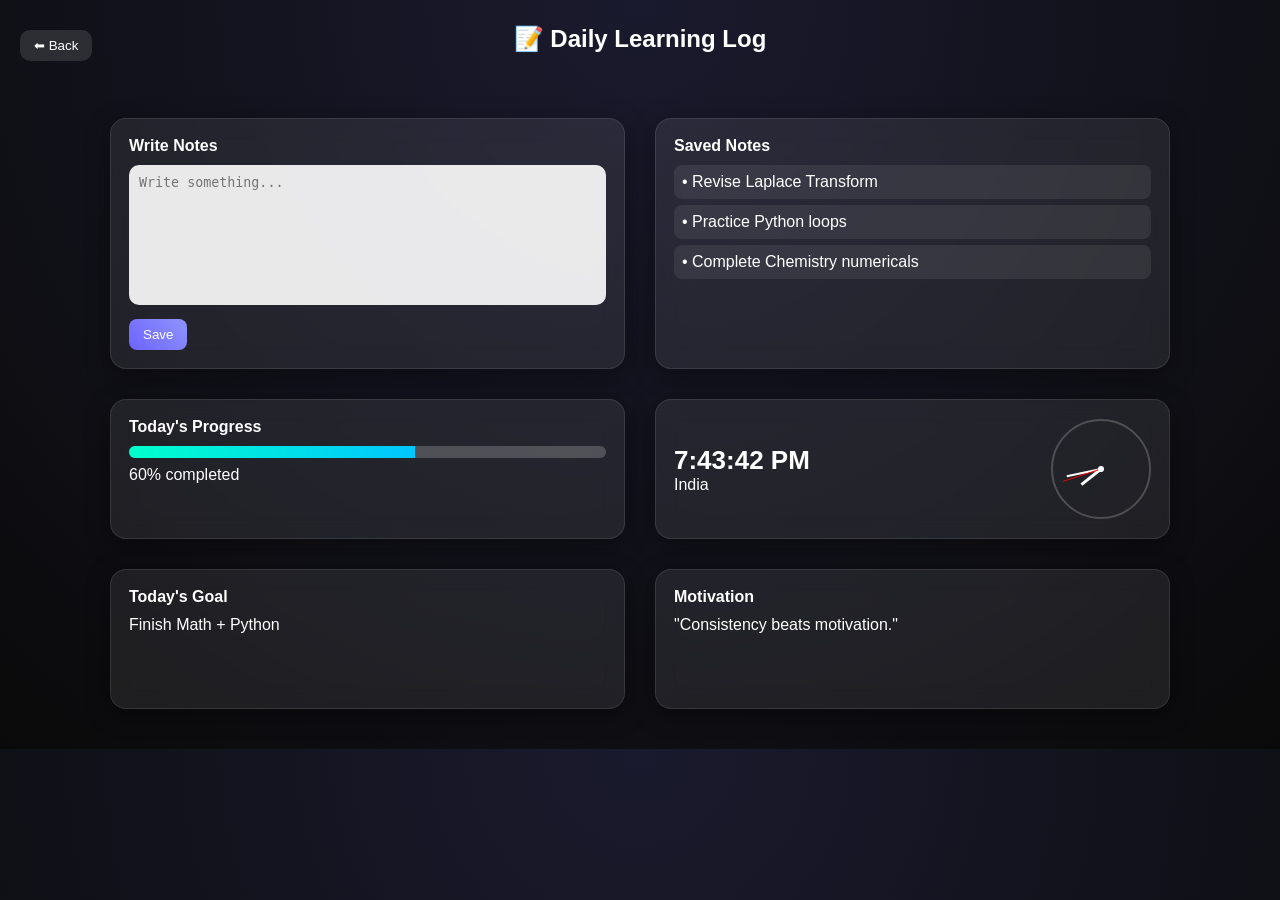
<file: notes.html>
<!DOCTYPE html>
<html>
<head>
  <title>Notes</title>

  <style>
    * {
      margin: 0;
      padding: 0;
      box-sizing: border-box;
    }

    body {
      font-family: "Segoe UI", sans-serif;
      background: radial-gradient(circle at top, #1a1a2e, #0a0a0a);
      color: white;
    }

    /* 🌠 stars */
    body::before {
      content: "";
      position: fixed;
      width: 200%;
      height: 200%;
      background: url("https://www.transparenttextures.com/patterns/stardust.png");
      animation: move 120s linear infinite;
      opacity: 0.5;
      z-index: -1;
    }

    @keyframes move {
      from { transform: translateY(0); }
      to { transform: translateY(-1000px); }
    }

    /* 🔙 BACK BUTTON */
    .back-btn {
      position: fixed;
      top: 20px;
      left: 20px;
      padding: 8px 14px;
      border-radius: 10px;
      border: none;
      background: rgba(255,255,255,0.12);
      backdrop-filter: blur(10px);
      color: white;
      cursor: pointer;
      transition: 0.2s;
      z-index: 10;
    }

    .back-btn:hover {
      background: rgba(255,255,255,0.3);
    }

    h1 {
      text-align: center;
      padding: 25px;
      font-size: 24px;
    }

    /* 🔥 LAYOUT */
    .container {
      display: grid;
      grid-template-columns: repeat(2, 1fr);
      gap: 30px;
      max-width: 1100px;
      margin: auto;
      padding: 40px 20px;
    }

    @media (max-width: 768px) {
      .container {
        grid-template-columns: 1fr;
      }
    }

    /* 💎 CARD */
    .card {
      background: rgba(255,255,255,0.08);
      border-radius: 16px;
      padding: 18px;
      backdrop-filter: blur(12px);
      border: 1px solid rgba(255,255,255,0.1);
      box-shadow: 0 6px 25px rgba(0,0,0,0.4);
      min-height: 140px;
      transition: 0.3s;
    }

    .card:hover {
      transform: translateY(-6px);
    }

    .card h3 {
      margin-bottom: 10px;
      font-size: 16px;
    }

    textarea {
      width: 100%;
      height: 140px;
      border-radius: 10px;
      padding: 10px;
      border: none;
      outline: none;
      resize: none;
      background: rgba(255,255,255,0.9);
      color: black;
    }

    button {
      margin-top: 10px;
      padding: 8px 14px;
      border: none;
      border-radius: 8px;
      cursor: pointer;
      background: linear-gradient(45deg, #6c63ff, #8f94fb);
      color: white;
    }

    .note-list div {
      padding: 8px;
      margin-bottom: 6px;
      background: rgba(255,255,255,0.08);
      border-radius: 8px;
    }

    /* 📊 progress */
    .progress {
      height: 12px;
      background: rgba(255,255,255,0.2);
      border-radius: 10px;
      overflow: hidden;
    }

    .progress-bar {
      height: 100%;
      width: 60%;
      background: linear-gradient(90deg, #00ffcc, #00c6ff);
    }

    /* 🕒 CLOCK */
    .clock-card {
      display: flex;
      justify-content: space-between;
      align-items: center;
    }

    .clock-left h2 {
      font-size: 26px;
    }

    .analog-clock {
      width: 100px;
      height: 100px;
      border: 2px solid rgba(255,255,255,0.2);
      border-radius: 50%;
      position: relative;
    }

    .hand {
      position: absolute;
      bottom: 50%;
      left: 50%;
      transform-origin: bottom;
      transform: translateX(-50%);
    }

    .hour { height: 25px; width: 3px; background: white; }
    .minute { height: 35px; width: 2px; background: white; }
    .second { height: 40px; width: 1px; background: red; }

    .center-dot {
      width: 6px;
      height: 6px;
      background: white;
      border-radius: 50%;
      position: absolute;
      top: 50%;
      left: 50%;
      transform: translate(-50%, -50%);
    }

  </style>
</head>

<body>

<button class="back-btn" onclick="goBack()">⬅ Back</button>

<h1>📝 Daily Learning Log </h1>

<div class="container">

  <div class="card">
    <h3>Write Notes</h3>
    <textarea id="noteInput" placeholder="Write something..."></textarea>
    <button onclick="saveNote()">Save</button>
  </div>

  <div class="card">
    <h3>Saved Notes</h3>
    <div class="note-list" id="notesList"></div>
  </div>

  <div class="card">
    <h3>Today's Progress</h3>
    <div class="progress">
      <div class="progress-bar"></div>
    </div>
    <p style="margin-top:8px;">60% completed</p>
  </div>

  <div class="card clock-card">
    <div class="clock-left">
      <h2 id="digitalTime"></h2>
      <p>India</p>
    </div>

    <div class="analog-clock">
      <div class="hand hour"></div>
      <div class="hand minute"></div>
      <div class="hand second"></div>
      <div class="center-dot"></div>
    </div>
  </div>

  <div class="card">
    <h3>Today's Goal</h3>
    <p>Finish Math + Python</p>
  </div>

  <div class="card">
    <h3>Motivation</h3>
    <p>"Consistency beats motivation."</p>
  </div>

</div>

<script>
  function goBack() {
    window.history.back();
  }

  function saveNote() {
    let input = document.getElementById("noteInput").value;
    if (!input) return;

    let notes = JSON.parse(localStorage.getItem("notes")) || [];
    notes.push(input);
    localStorage.setItem("notes", JSON.stringify(notes));

    document.getElementById("noteInput").value = "";
    loadNotes();
  }

  function loadNotes() {
    let notes = JSON.parse(localStorage.getItem("notes")) || [
      "Revise Laplace Transform",
      "Practice Python loops",
      "Complete Chemistry numericals"
    ];

    let list = document.getElementById("notesList");
    list.innerHTML = "";

    notes.forEach(n => {
      let div = document.createElement("div");
      div.textContent = "• " + n;
      list.appendChild(div);
    });
  }

  function updateClock() {
    const now = new Date();

    document.getElementById("digitalTime").innerText =
      now.toLocaleTimeString();

    const sec = now.getSeconds();
    const min = now.getMinutes();
    const hr = now.getHours();

    document.querySelector(".second").style.transform =
      `translateX(-50%) rotate(${sec * 6}deg)`;

    document.querySelector(".minute").style.transform =
      `translateX(-50%) rotate(${min * 6}deg)`;

    document.querySelector(".hour").style.transform =
      `translateX(-50%) rotate(${hr * 30 + min * 0.5}deg)`;
  }

  setInterval(updateClock, 1000);
  updateClock();
  loadNotes();
</script>

</body>
</html>
</file>
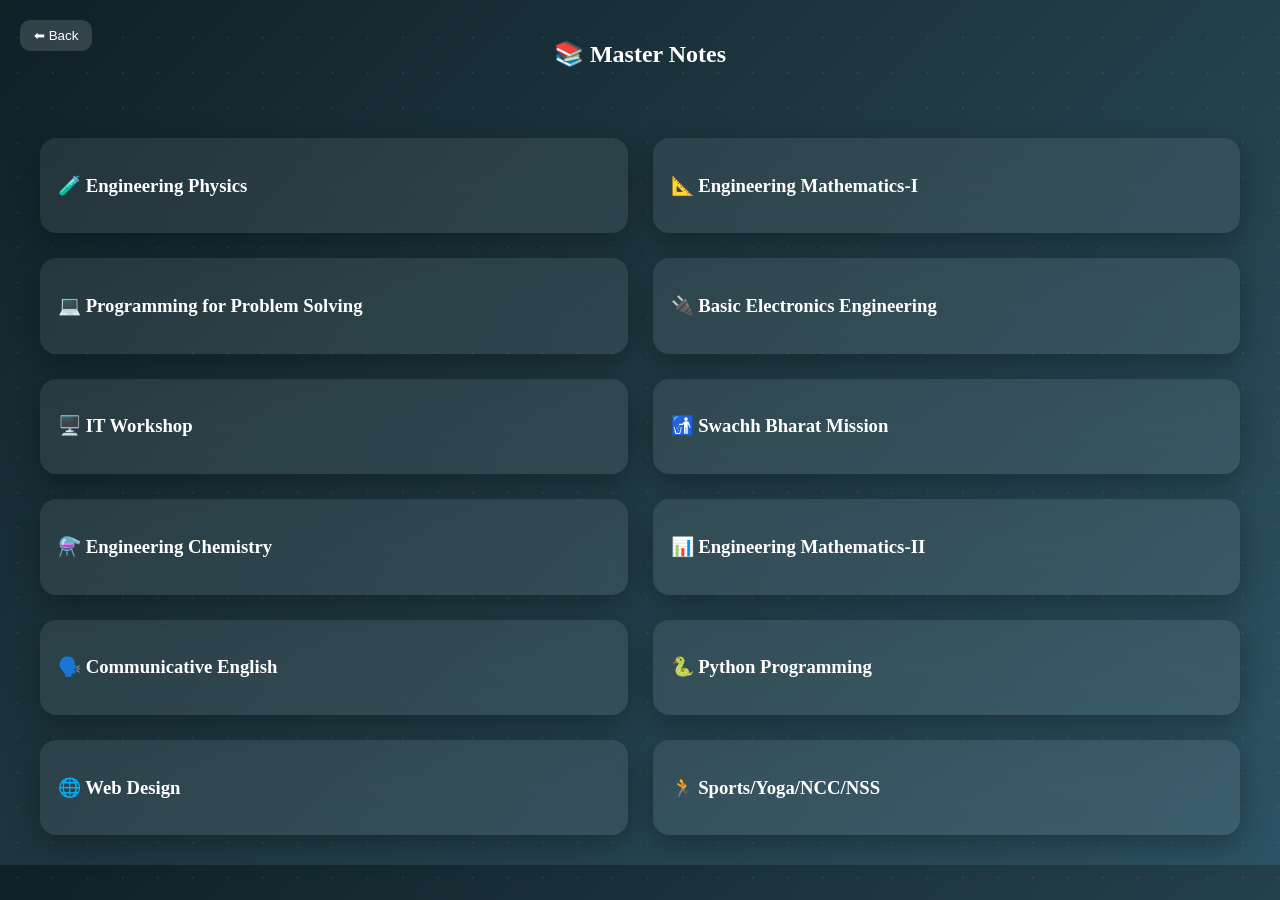
<file: share.html>
<!DOCTYPE html>
<html>
<head>
<title>Subject Notes</title>

<style>
body{
margin:0;
font-family:"Segoe UI";
background:linear-gradient(135deg,#0f2027,#203a43,#2c5364);
color:white;
}

/* 🌌 background */
body::before{
content:"";
position:fixed;
width:200%;
height:200%;
background:radial-gradient(circle,#ffffff15 1px,transparent 1px);
background-size:35px 35px;
animation:move 80s linear infinite;
z-index:-1;
}
@keyframes move{
from{transform:translateY(0);}
to{transform:translateY(-500px);}
}

/* back */
.back{
position:fixed;
top:20px;
left:20px;
padding:8px 14px;
border:none;
border-radius:10px;
background:rgba(255,255,255,0.15);
backdrop-filter:blur(10px);
color:white;
cursor:pointer;
}

/* layout */
.container{
display:grid;
grid-template-columns:repeat(2,1fr);
gap:25px;
padding:30px;
max-width:1200px;
margin:auto;
}

/* glass card */
.card{
background:rgba(255,255,255,0.08);
backdrop-filter:blur(18px);
border-radius:16px;
padding:18px;
cursor:pointer;
transition:0.3s;
box-shadow:0 10px 30px rgba(0,0,0,0.3);
}
.card:hover{
transform:translateY(-5px);
}

.details{
max-height:0;
overflow:hidden;
transition:0.5s;
}
.card.active .details{
max-height:6000px;
}

/* chapter */
.chapter{
display:flex;
justify-content:space-between;
background:rgba(255,255,255,0.08);
padding:8px;
margin:5px 0;
border-radius:8px;
}

button{
background:linear-gradient(45deg,#00c6ff,#0072ff);
border:none;
padding:4px 10px;
border-radius:6px;
color:white;
cursor:pointer;
}
h2{text-align:center;padding:20px;}
</style>

</head>
<body>

<button class="back" onclick="goBack()">⬅ Back</button>

<h2>📚 Master Notes</h2>

<div class="container">

<!-- SEM 1 -->
<div class="card" onclick="toggle(this)">
<h3>🧪 Engineering Physics</h3>
<div class="details">
<div class="chapter">
  Unit 1: Wave Optics 
  <a href="phy1.pdf" download>
    <button>Download</button>
  </a>
</div>
<div class="chapter">
  Unit 2: Lasers and Fiber Optics
  <a href="phy2.pdf" download>
    <button>Download</button>
  </a>
</div>
<div class="chapter">
  Unit 3: Quantum Mechanics
  <a href="phy3.pdf" download>
    <button>Download</button>
  </a>
</div>
<div class="chapter">
  Unit 4: Semiconductors
  <a href="phy4.pdf" download>
    <button>Download</button>
  </a>
</div>
<div class="chapter">
  Unit 5: Magnetism and Electromagnetic Induction
  <a href="phy5.pdf" download>
    <button>Download</button>
  </a>
</div>
</div>
</div>

<div class="card" onclick="toggle(this)">
<h3>📐 Engineering Mathematics-I</h3>
<div class="details">
<div class="chapter">
  Unit 1: Linear Algebra
  <a href="m1.pdf" download>
    <button>Download</button>
  </a>
</div>
<div class="chapter">
  Unit 2: Linear Algebra 2
  <a href="m2.pdf" download>
    <button>Download</button>
  </a>
</div>
<div class="chapter">
  Unit 3: Calculus for Single Variable
  <a href="m3.pdf" download>
    <button>Download</button>
  </a>
</div>
<div class="chapter">
  Unit 4: Multivariable Calculus
  <a href="m4.pdf" download>
    <button>Download</button>
  </a>
</div>
<div class="chapter">
  Unit 5: multivariable calculus Integration
  <a href="m5.pdf" download>
    <button>Download</button>
  </a>
</div>
</div>
</div>

<div class="card" onclick="toggle(this)">
<h3>💻 Programming for Problem Solving</h3>
<div class="details">
<div class="chapter">
  Unit 1: Introduction to Programming
  <a href="c1.pdf" download>
    <button>Download</button>
  </a>
</div>
<div class="chapter">
  Unit 2: Operators, Conditions Branches and Loops
  <a href="c2.pdf" download>
    <button>Download</button>
  </a>
</div>
<div class="chapter">
  Unit 3: User Defined Functions
  <a href="c3.pdf" download>
    <button>Download</button>
  </a>
</div>
<div class="chapter">
  Unit 4: Arrays
  <a href="c4.pdf" download>
    <button>Download</button>
  </a>
</div>
<div class="chapter">
  Unit 5: Basic Algorithms
  <a href="c5.pdf" download>
    <button>Download</button>
  </a>
</div>
<div class="chapter">
  Unit 6: Function and Recursion
  <a href="c6.pdf" download>
    <button>Download</button>
  </a>
</div>
<div class="chapter">
  Unit 7: Structure, Function and Pointers
  <a href="c7.pdf" download>
    <button>Download</button>
  </a>
</div>
</div>
</div>

<div class="card" onclick="toggle(this)">
<h3>🔌 Basic Electronics Engineering</h3>
<div class="details">
<div class="chapter">
  Unit 1: Semiconductor Devices and Applications
  <a href="e1.pdf" download>
    <button>Download</button>
  </a>
</div>
<div class="chapter">
  Unit 2: Bipolar Junction Transistor (BJT)
  <a href="e2.pdf" download>
    <button>Download</button>
  </a>
</div>
<div class="chapter">
  Unit 3: Field Effect Transistor (FET)
  <a href="e3.pdf" download>
    <button>Download</button>
  </a>
</div>
<div class="chapter">
  Unit 4: Operational Amplifiers (Op-Amps)
  <a href="e4.pdf" download>
    <button>Download</button>
  </a>
</div>
<div class="chapter">
  Unit 5: Fundamentals of Digital Electronics
  <a href="e5.pdf" download>
    <button>Download</button>
  </a>
</div>
</div>
</div>
  
<div class="card" onclick="toggle(this)">
<h3>🖥️ IT Workshop</h3>
<div class="details">
<div class="chapter">
  Unit 1: Computer Hardware and Peripherals
  <a href="it1.pdf" download>
    <button>Download</button>
  </a>
</div>
<div class="chapter">
  Unit 2: Internet and Web Technologies
  <a href="it2.pdf" download>
    <button>Download</button>
  </a>
</div>
<div class="chapter">
  Unit 3: Microsoft Word
  <a href="it3.pdf" download>
    <button>Download</button>
  </a>
</div>
<div class="chapter">
  Unit 4: Latex
  <a href="it4.pdf" download>
    <button>Download</button>
  </a>
</div>
<div class="chapter">
  Unit 5: Microsoft Excel
  <a href="it5.pdf" download>
    <button>Download</button>
  </a>
</div>
<div class="chapter">
  Unit 5: Microsoft Powerpoint
  <a href="it5.pdf" download>
    <button>Download</button>
  </a>
</div>
</div>
</div>

<div class="card" onclick="toggle(this)">
<h3>🚮 Swachh Bharat Mission</h3>
<div class="details">
<div class="chapter">
  Unit 1: History and Objectives
  <a href="sb1.pdf" download>
    <button>Download</button>
  </a>
</div>
<div class="chapter">
  Unit 2: Waste Management
  <a href="sb2.pdf" download>
    <button>Download</button>
  </a>
</div>
<div class="chapter">
  Unit 3: Sanitation and Hygiene
  <a href="sb3.pdf" download>
    <button>Download</button>
  </a>
</div>
<div class="chapter">
  Unit 4: Community Participation
  <a href="sb4.pdf" download>
    <button>Download</button>
  </a>
</div>
<div class="chapter">
  Unit 5: Rural and Urban Models
  <a href="sb5.pdf" download>
    <button>Download</button>
  </a>
</div>
</div>
</div>

<!-- SEM 2 -->
<div class="card" onclick="toggle(this)">
<h3>⚗️ Engineering Chemistry</h3>
<div class="details">
<div class="chapter">
  Unit 1: Atomic and Molecular Structure
  <a href="ch1.pdf" download>
    <button>Download</button>
  </a>
</div>
<div class="chapter">
  Unit 2: Spectroscopy
  <a href="ch2.pdf" download>
    <button>Download</button>
  </a>
</div>
<div class="chapter">
  Unit 3: Electrochemistry and Fuel Cells
  <a href="ch3.pdf" download>
    <button>Download</button>
  </a>
</div>
<div class="chapter">
  Unit 4: Chemical Equilibrium
  <a href="ch4.pdf" download>
    <button>Download</button>
  </a>
</div>
<div class="chapter">
  Unit 5: Water Chemistry
  <a href="ch5.pdf" download>
    <button>Download</button>
  </a>
</div>
<div class="chapter">
  Unit 6: Polymer and Plastics
  <a href="ch6.pdf" download>
    <button>Download</button>
  </a>
</div>
<div class="chapter">
  Unit 7: Organic Reactions and Synthesis A Drug Molecule
  <a href="ch7.pdf" download>
    <button>Download</button>
  </a>
</div>
</div>
</div>

<div class="card" onclick="toggle(this)">
<h3>📊 Engineering Mathematics-II</h3>
<div class="details">
<div class="chapter">
  Unit 1: Complex Analysis 1(Integration)
  <a href="ma1.pdf" download>
    <button>Download</button>
  </a>
</div>
<div class="chapter">
  Unit 2: Complex Analysis 2
  <a href="ma2.pdf" download>
    <button>Download</button>
  </a>
</div>
<div class="chapter">
  Unit 3: Ordinary Differential Equations
  <a href="ma3.pdf" download>
    <button>Download</button>
  </a>
</div>
<div class="chapter">
  Unit 4: Laplace Transform
  <a href="ma4.pdf" download>
    <button>Download</button>
  </a>
</div>
<div class="chapter">
  Unit 5: Fourier Series (Integration)
  <a href="ma5.pdf" download>
    <button>Download</button>
  </a>
</div>
</div>
</div>

<div class="card" onclick="toggle(this)">
<h3>🗣️ Communicative English</h3>
<div class="details">
<div class="chapter">
  Unit 1: Vocabulary Building
  <a href="en1.pdf" download>
    <button>Download</button>
  </a>
</div>
<div class="chapter">
  Unit 2: Basic Writing Skills
  <a href="en2.pdf" download>
    <button>Download</button>
  </a>
</div>
<div class="chapter">
  Unit 3: Common Errors in English
  <a href="en3.pdf" download>
    <button>Download</button>
  </a>
</div>
<div class="chapter">
  Unit 4: Principles of Appropriate Writing
  <a href="en4.pdf" download>
    <button>Download</button>
  </a>
</div>
<div class="chapter">
  Unit 5: Comprehension Of Written English
  <a href="en5.pdf" download>
    <button>Download</button>
  </a>
</div>
</div>
</div>

<div class="card" onclick="toggle(this)">
<h3>🐍 Python Programming</h3>
<div class="details">
<div class="chapter">
  Unit 1: Input and Output
  <a href="py1.pdf" download>
    <button>Download</button>
  </a>
</div>
<div class="chapter">
  Unit 2: Control Flow statements, Functions and Loops
  <a href="py2.pdf" download>
    <button>Download</button>
  </a>
</div>
<div class="chapter">
  Unit 3: Strings
  <a href="py3.pdf" download>
    <button>Download</button>
  </a>
</div>
<div class="chapter">
  Unit 4: Lists
  <a href="py4.pdf" download>
    <button>Download</button>
  </a>
</div>
<div class="chapter">
  Unit 5: Dictionaries,Tuples and Sets
  <a href="py5.pdf" download>
    <button>Download</button>
  </a>
</div>

</div>
</div>

<div class="card" onclick="toggle(this)">
<h3>🌐 Web Design</h3>
<div class="details">
<div class="chapter">
  Unit 1: Fundamentals of Web Design
  <a href="wd1.pdf" download>
    <button>Download</button>
  </a>
</div>
<div class="chapter">
  Unit 2: HTML5
  <a href="wd2.pdf" download>
    <button>Download</button>
  </a>
</div>
<div class="chapter">
  Unit 3: CSS
  <a href="wd3.pdf" download>
    <button>Download</button>
  </a>
</div>
<div class="chapter">
  Unit 4: JavaScript
  <a href="wd4.pdf" download>
    <button>Download</button>
  </a>
</div>
<div class="chapter">
  Unit 5: Advance JavaScript
  <a href="wd5.pdf" download>
    <button>Download</button>
  </a>
</div>
</div>
</div>

<div class="card" onclick="toggle(this)">
<h3>🏃 Sports/Yoga/NCC/NSS</h3>
<div class="details">
<div class="chapter">
  Unit 1: Physical Fitness
  <a href="sp1.pdf" download>
    <button>Download</button>
  </a>
</div>
<div class="chapter">
  Unit 2: Rules / Yoga
  <a href="sp2.pdf" download>
    <button>Download</button>
  </a>
</div>
<div class="chapter">
  Unit 3: Social Service
  <a href="sp3.pdf" download>
    <button>Download</button>
  </a>
</div>
<div class="chapter">
  Unit 4: Personality Development
  <a href="sp4.pdf" download>
    <button>Download</button>
  </a>
</div>
</div>
</div>


<script>
function toggle(c){
c.classList.toggle("active");
}

function d(f){
event.stopPropagation();
window.location.href="notes/"+f+".pdf";
}
function goBack(){
  window.location.href = "index.html";
}

</script>

</body>
</html>
</file>
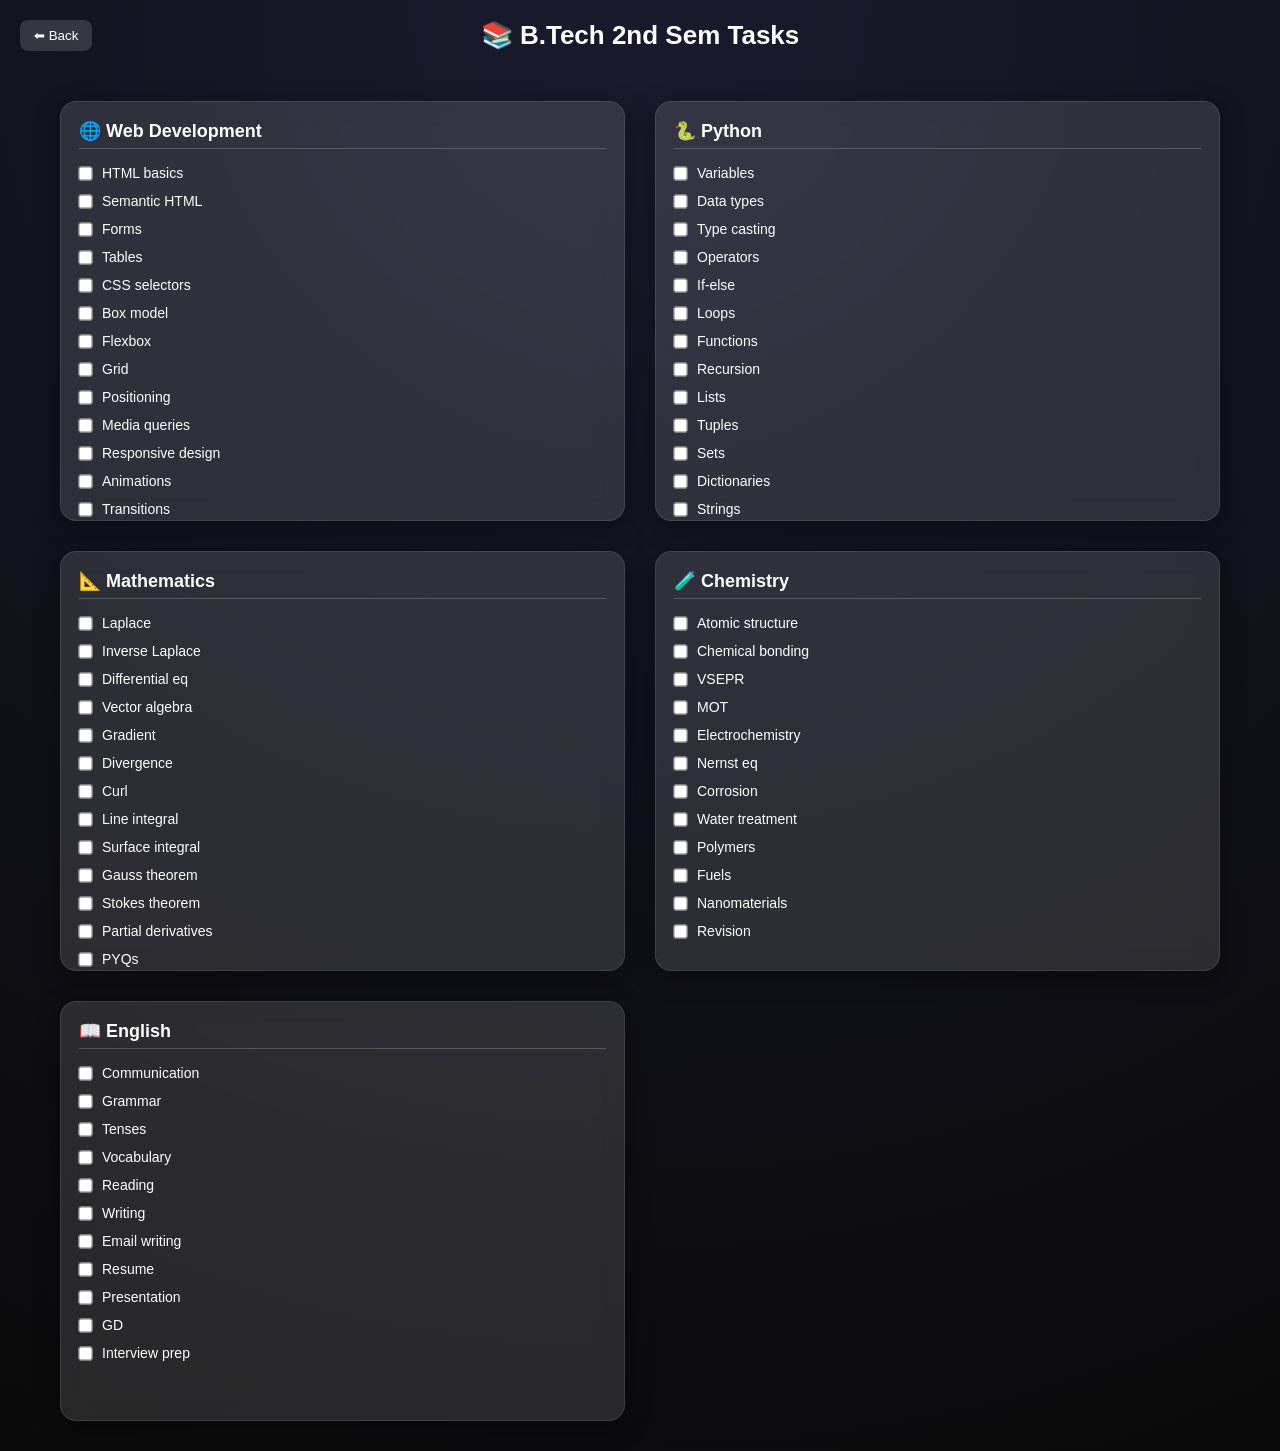
<file: tasks.html>
<!DOCTYPE html>
<html>
<button class="back-btn" onclick="goBack()">⬅ Back</button> <head>
  <title>Tasks</title>

  <style>
    * {
      margin: 0;
      padding: 0;
      box-sizing: border-box;
    }

    /* 🌌 BACKGROUND (SPACE ANIMATION) */
   body {
  font-family: "Segoe UI", sans-serif;
  background: radial-gradient(circle at top, #1a1a2e, #0a0a0a);
  color: white;
  overflow-x: hidden;
}

/* ⭐ stars layer */
body::before {
  content: "";
  position: fixed;
  top: 0;
  left: 0;
  width: 200%;
  height: 200%;
  background: url("https://www.transparenttextures.com/patterns/stardust.png");
  animation: starsMove 120s linear infinite;
  opacity: 0.6;   /* 👈 increase kiya visibility ke liye */
  z-index: -1;
}

/* ✨ extra glow layer */
body::after {
  content: "";
  position: fixed;
  width: 100%;
  height: 100%;
  background: radial-gradient(circle, rgba(255,255,255,0.05), transparent 70%);
  z-index: -1;
}

@keyframes starsMove {
  from {
    transform: translateY(0);
  }
  to {
    transform: translateY(-1000px);
  }
}

    h1 {
      text-align: center;
      padding: 20px;
      font-size: 26px;
    }

    /* 📦 CONTAINER */
    .container {
      display: grid;
      grid-template-columns: repeat(2, 1fr);
      gap: 30px;
      padding: 30px 60px;
      width: 100%;
    }

    /* 📱 mobile */
    @media (max-width: 768px) {
      .container {
        grid-template-columns: 1fr;
        padding: 20px;
      }
    }

    /* 🧊 CARD (GLASS UI) */
    .card {
      background: rgba(255, 255, 255, 0.08);
      border-radius: 16px;
      padding: 18px;
      backdrop-filter: blur(12px);
      border: 1px solid rgba(255,255,255,0.1);
      box-shadow: 0 6px 25px rgba(0,0,0,0.4);
      height: 420px;
      overflow-y: auto;
      transition: 0.25s;
    }

    .card {
  background: rgba(255, 255, 255, 0.12); /* thoda bright */
}

    .card:hover {
      transform: translateY(-5px);
    }

    .card h2 {
      font-size: 18px;
      margin-bottom: 10px;
      border-bottom: 1px solid rgba(255,255,255,0.2);
      padding-bottom: 6px;
    }

    /* ✅ TASK */
    .task {
      display: flex;
      align-items: center;
      font-size: 14px;
      padding: 6px 0;
      cursor: pointer;
    }

    .task input {
      margin-right: 10px;
      transform: scale(1.1);
      cursor: pointer;
    }

    /* scrollbar */
    .card::-webkit-scrollbar {
      width: 5px;
    }

    .card::-webkit-scrollbar-thumb {
      background: rgba(255,255,255,0.3);
      border-radius: 10px;
    }

    .back-btn {
  position: fixed;
  top: 20px;
  left: 20px;
  padding: 8px 14px;
  border: none;
  border-radius: 8px;
  background: rgba(255,255,255,0.15);
  color: white;
  backdrop-filter: blur(8px);
  cursor: pointer;
  transition: 0.2s;
}

.back-btn:hover {
  background: rgba(255,255,255,0.3);
}

  </style>
</head>

<body>


  <script>
  function goBack() {
    window.history.back();
  }
</script>

<h1>📚 B.Tech 2nd Sem Tasks</h1>

<div class="container">

  <!-- 🌐 Web Dev -->
  <div class="card">
    <h2>🌐 Web Development</h2>

    <label class="task">
      <input type="checkbox"> HTML basics
    </label>
    <label class="task">
      <input type="checkbox"> Semantic HTML
    </label>
    <label class="task">
      <input type="checkbox"> Forms
    </label>
    <label class="task">
      <input type="checkbox"> Tables
    </label>
    <label class="task">
      <input type="checkbox"> CSS selectors
    </label>
    <label class="task">
      <input type="checkbox"> Box model
    </label>
    <label class="task">
      <input type="checkbox"> Flexbox
    </label>
    <label class="task">
      <input type="checkbox"> Grid
    </label>
    <label class="task">
      <input type="checkbox"> Positioning
    </label>
    <label class="task">
      <input type="checkbox"> Media queries
    </label>
    <label class="task">
      <input type="checkbox"> Responsive design
    </label>
    <label class="task">
      <input type="checkbox"> Animations
    </label>
    <label class="task">
      <input type="checkbox"> Transitions
    </label>
    <label class="task">
      <input type="checkbox"> Navbar
    </label>
    <label class="task">
      <input type="checkbox"> Card UI
    </label>
    <label class="task">
      <input type="checkbox"> JavaScript basics
    </label>
    <label class="task">
      <input type="checkbox"> DOM
    </label>
    <label class="task">
      <input type="checkbox"> Events
    </label>
    <label class="task">
      <input type="checkbox"> LocalStorage
    </label>
    <label class="task">
      <input type="checkbox"> Project build
    </label>
  </div>

  <!-- 🐍 Python -->
  <div class="card">
    <h2>🐍 Python</h2>

    <label class="task">
      <input type="checkbox"> Variables
    </label>
    <label class="task">
      <input type="checkbox"> Data types
    </label>
    <label class="task">
      <input type="checkbox"> Type casting
    </label>
    <label class="task">
      <input type="checkbox"> Operators
    </label>
    <label class="task">
      <input type="checkbox"> If-else
    </label>
    <label class="task">
      <input type="checkbox"> Loops
    </label>
    <label class="task">
      <input type="checkbox"> Functions
    </label>
    <label class="task">
      <input type="checkbox"> Recursion
    </label>
    <label class="task">
      <input type="checkbox"> Lists
    </label>
    <label class="task">
      <input type="checkbox"> Tuples
    </label>
    <label class="task">
      <input type="checkbox"> Sets
    </label>
    <label class="task">
      <input type="checkbox"> Dictionaries
    </label>
    <label class="task">
      <input type="checkbox"> Strings
    </label>
    <label class="task">
      <input type="checkbox"> File handling
    </label>
    <label class="task">
      <input type="checkbox"> Exception handling
    </label>
    <label class="task">
      <input type="checkbox"> OOP
    </label>
    <label class="task">
      <input type="checkbox"> Practice coding
    </label>
  </div>

  <!-- 📐 Math -->
  <div class="card">
    <h2>📐 Mathematics</h2>

    <label class="task">
      <input type="checkbox"> Laplace
    </label>
    <label class="task">
      <input type="checkbox"> Inverse Laplace
    </label>
    <label class="task">
      <input type="checkbox"> Differential eq
    </label>
    <label class="task">
      <input type="checkbox"> Vector algebra
    </label>
    <label class="task">
      <input type="checkbox"> Gradient
    </label>
    <label class="task">
      <input type="checkbox"> Divergence
    </label>
    <label class="task">
      <input type="checkbox"> Curl
    </label>
    <label class="task">
      <input type="checkbox"> Line integral
    </label>
    <label class="task">
      <input type="checkbox"> Surface integral
    </label>
    <label class="task">
      <input type="checkbox"> Gauss theorem
    </label>
    <label class="task">
      <input type="checkbox"> Stokes theorem
    </label>
    <label class="task">
      <input type="checkbox"> Partial derivatives
    </label>
    <label class="task">
      <input type="checkbox"> PYQs
    </label>
    <label class="task">
      <input type="checkbox"> Revision
    </label>
  </div>

  <!-- 🧪 Chemistry -->
  <div class="card">
    <h2>🧪 Chemistry</h2>

    <label class="task">
      <input type="checkbox"> Atomic structure
    </label>
    <label class="task">
      <input type="checkbox"> Chemical bonding
    </label>
    <label class="task">
      <input type="checkbox"> VSEPR
    </label>
    <label class="task">
      <input type="checkbox"> MOT
    </label>
    <label class="task">
      <input type="checkbox"> Electrochemistry
    </label>
    <label class="task">
      <input type="checkbox"> Nernst eq
    </label>
    <label class="task">
      <input type="checkbox"> Corrosion
    </label>
    <label class="task">
      <input type="checkbox"> Water treatment
    </label>
    <label class="task">
      <input type="checkbox"> Polymers
    </label>
    <label class="task">
      <input type="checkbox"> Fuels
    </label>
    <label class="task">
      <input type="checkbox"> Nanomaterials
    </label>
    <label class="task">
      <input type="checkbox"> Revision
    </label>
  </div>

  <!-- 📖 English -->
  <div class="card">
    <h2>📖 English</h2>

    <label class="task">
      <input type="checkbox"> Communication
    </label>
    <label class="task">
      <input type="checkbox"> Grammar
    </label>
    <label class="task">
      <input type="checkbox"> Tenses
    </label>
    <label class="task">
      <input type="checkbox"> Vocabulary
    </label>
    <label class="task">
      <input type="checkbox"> Reading
    </label>
    <label class="task">
      <input type="checkbox"> Writing
    </label>
    <label class="task">
      <input type="checkbox"> Email writing
    </label>
    <label class="task">
      <input type="checkbox"> Resume
    </label>
    <label class="task">
      <input type="checkbox"> Presentation
    </label>
    <label class="task">
      <input type="checkbox"> GD
    </label>
    <label class="task">
      <input type="checkbox"> Interview prep
    </label>
  </div>

</div>

</body>
</html>
</file>
